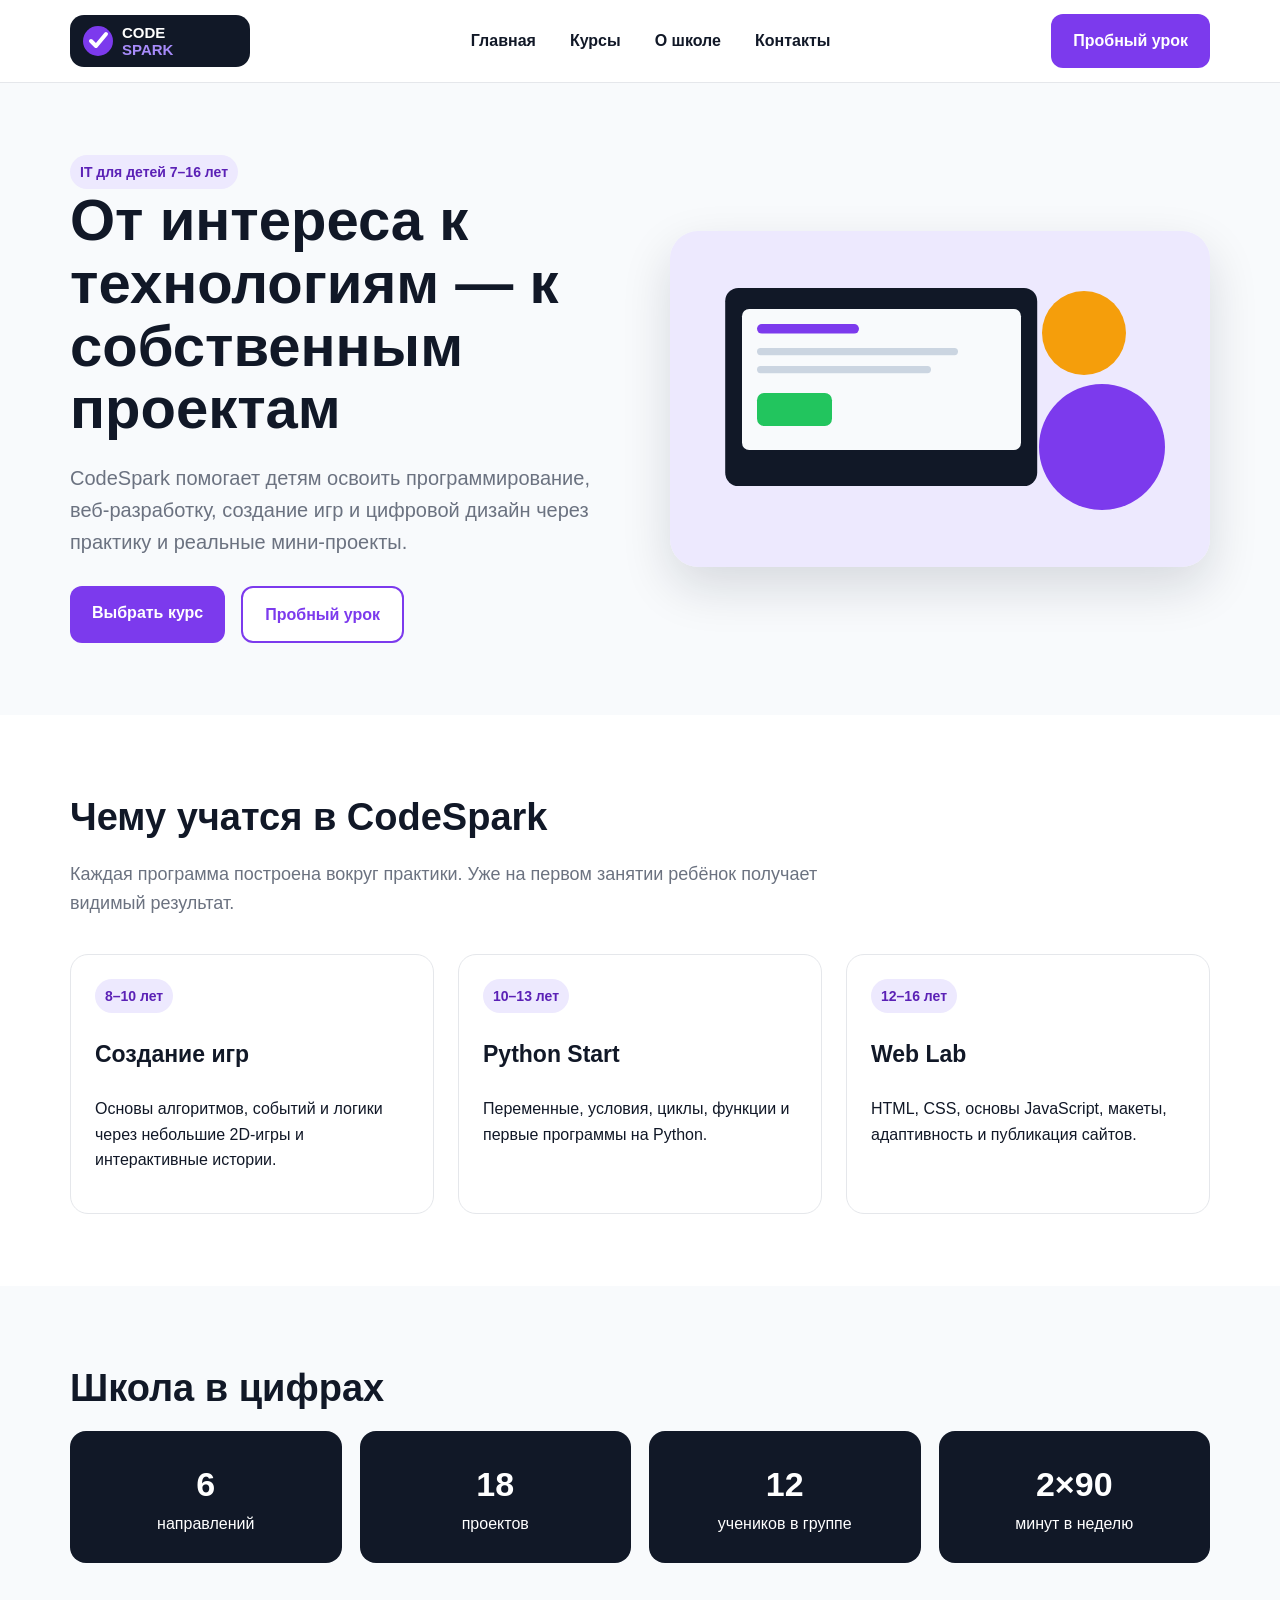
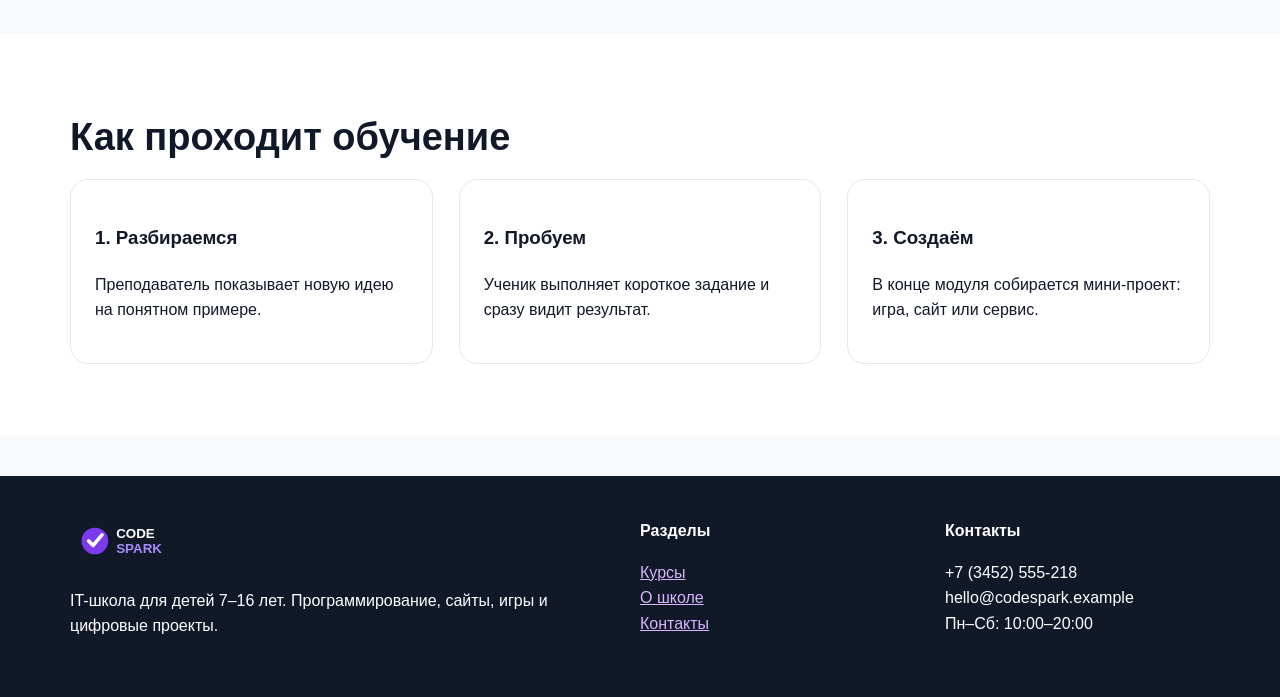
<file: codeSpark/index.html>
<!doctype html><html lang="ru"><head><meta charset="UTF-8"><meta name="viewport" content="width=device-width, initial-scale=1.0"><title>CodeSpark — IT-школа для детей</title><link rel="stylesheet" href="style.css"></head><body>

<header class="site-header">
  <div class="container header-inner">
    <a class="logo" href="index.html"><img src="assets/logo.svg" alt="CodeSpark"></a>
    <nav class="main-nav">
      <ul>
        <li><a href="index.html">Главная</a></li>
        <li><a href="courses.html">Курсы</a></li>
        <li><a href="about.html">О школе</a></li>
        <li><a href="contacts.html">Контакты</a></li>
      </ul>
    </nav>
    <a class="btn" href="contacts.html#trial">Пробный урок</a>
  </div>
</header>

<main>
<section class="hero"><div class="container hero-grid">
<div><span class="badge">IT для детей 7–16 лет</span><h1>От интереса к технологиям — к собственным проектам</h1><p>CodeSpark помогает детям освоить программирование, веб-разработку, создание игр и цифровой дизайн через практику и реальные мини-проекты.</p><div class="hero-actions"><a class="btn" href="courses.html">Выбрать курс</a><a class="btn btn-secondary" href="contacts.html#trial">Пробный урок</a></div></div>
<img class="hero-image" src="assets/hero.svg" alt="Иллюстрация IT-обучения">
</div></section>
<section class="section alt"><div class="container"><h2 class="section-title">Чему учатся в CodeSpark</h2><p class="section-lead">Каждая программа построена вокруг практики. Уже на первом занятии ребёнок получает видимый результат.</p>
<div class="cards">
<article class="card"><span class="badge">8–10 лет</span><h3>Создание игр</h3><p>Основы алгоритмов, событий и логики через небольшие 2D-игры и интерактивные истории.</p></article>
<article class="card"><span class="badge">10–13 лет</span><h3>Python Start</h3><p>Переменные, условия, циклы, функции и первые программы на Python.</p></article>
<article class="card"><span class="badge">12–16 лет</span><h3>Web Lab</h3><p>HTML, CSS, основы JavaScript, макеты, адаптивность и публикация сайтов.</p></article>
</div></div></section>
<section class="section"><div class="container"><h2 class="section-title">Школа в цифрах</h2><div class="stats">
<div class="stat"><strong>6</strong>направлений</div><div class="stat"><strong>18</strong>проектов</div><div class="stat"><strong>12</strong>учеников в группе</div><div class="stat"><strong>2×90</strong>минут в неделю</div>
</div></div></section>
<section class="section alt"><div class="container"><h2 class="section-title">Как проходит обучение</h2><div class="feature-row">
<div class="feature"><h3>1. Разбираемся</h3><p>Преподаватель показывает новую идею на понятном примере.</p></div>
<div class="feature"><h3>2. Пробуем</h3><p>Ученик выполняет короткое задание и сразу видит результат.</p></div>
<div class="feature"><h3>3. Создаём</h3><p>В конце модуля собирается мини-проект: игра, сайт или сервис.</p></div>
</div></div></section>
</main>
<footer class="footer">
  <div class="container footer-grid">
    <div><img src="assets/logo.svg" alt="CodeSpark" style="width:160px"><p>IT-школа для детей 7–16 лет. Программирование, сайты, игры и цифровые проекты.</p></div>
    <div><strong>Разделы</strong><p><a href="courses.html">Курсы</a><br><a href="about.html">О школе</a><br><a href="contacts.html">Контакты</a></p></div>
    <div><strong>Контакты</strong><p>+7 (3452) 555-218<br>hello@codespark.example<br>Пн–Сб: 10:00–20:00</p></div>
  </div>
</footer>
</body></html>
</file>
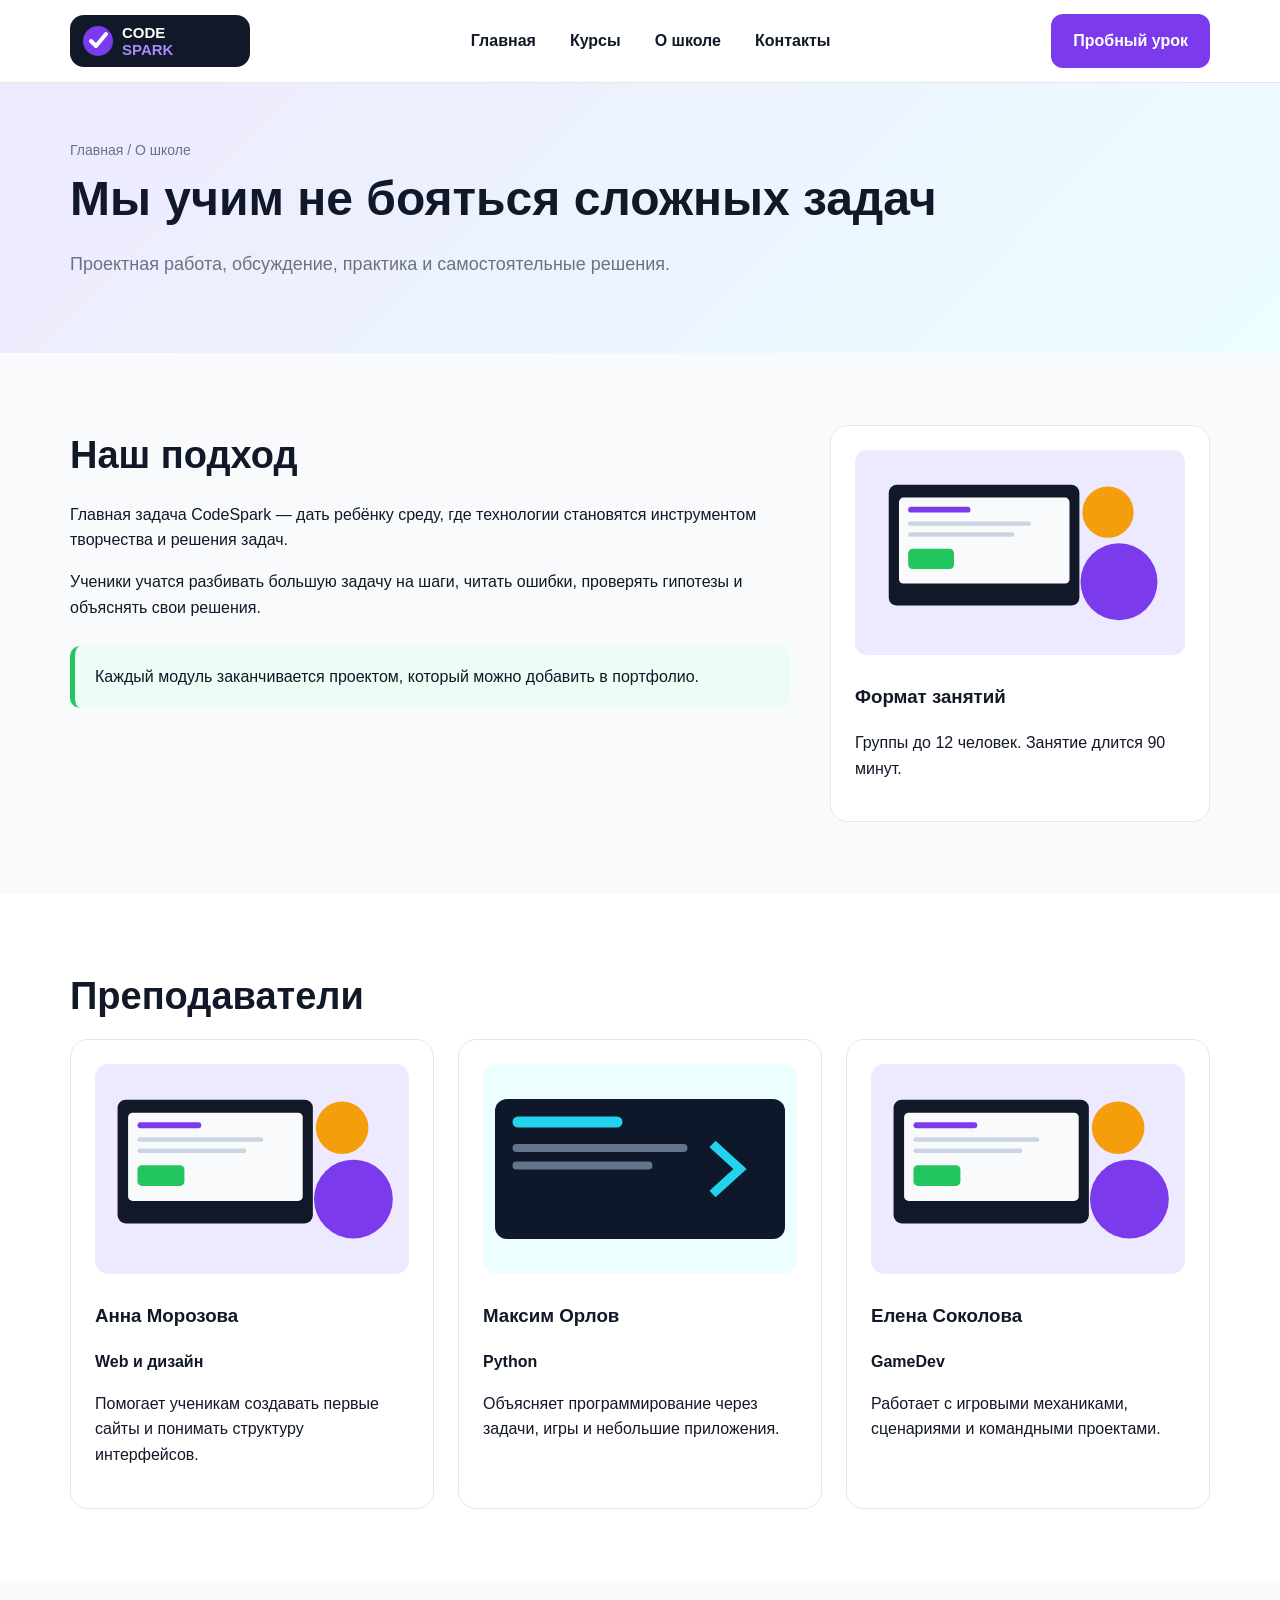
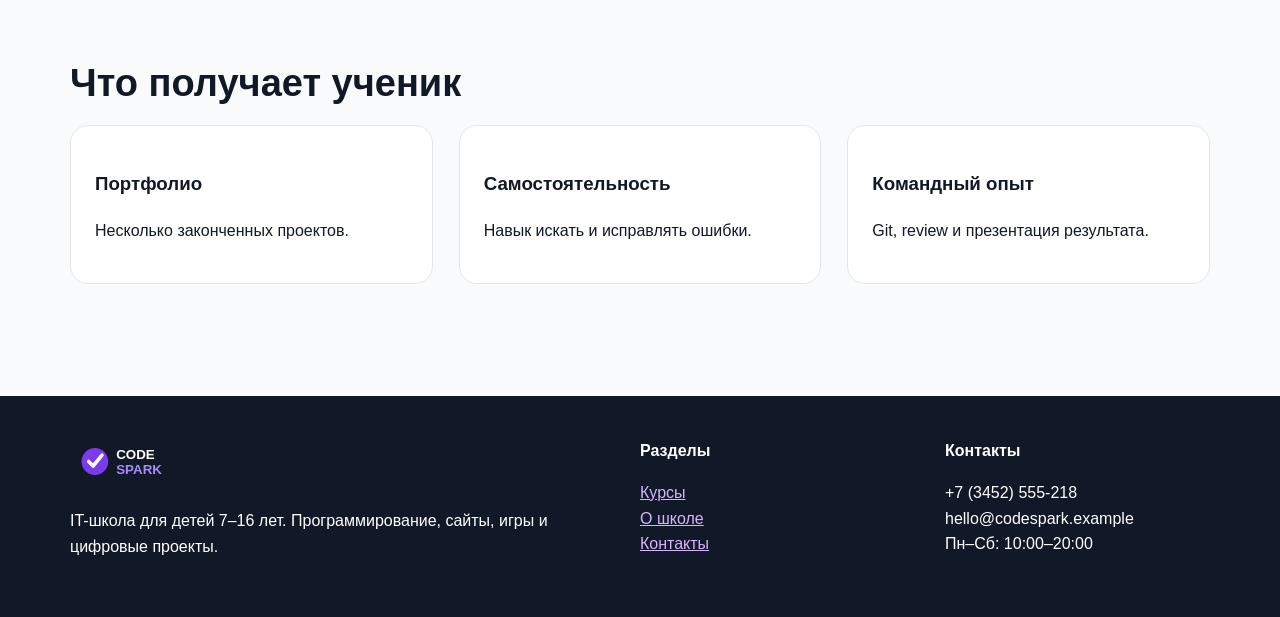
<file: codeSpark/about.html>
<!doctype html><html lang="ru"><head><meta charset="UTF-8"><meta name="viewport" content="width=device-width, initial-scale=1.0"><title>О школе — CodeSpark</title><link rel="stylesheet" href="style.css"></head><body>

<header class="site-header">
  <div class="container header-inner">
    <a class="logo" href="index.html"><img src="assets/logo.svg" alt="CodeSpark"></a>
    <nav class="main-nav">
      <ul>
        <li><a href="index.html">Главная</a></li>
        <li><a href="courses.html">Курсы</a></li>
        <li><a href="about.html">О школе</a></li>
        <li><a href="contacts.html">Контакты</a></li>
      </ul>
    </nav>
    <a class="btn" href="contacts.html#trial">Пробный урок</a>
  </div>
</header>

<main>
<section class="page-hero"><div class="container"><div class="breadcrumbs">Главная / О школе</div><h1>Мы учим не бояться сложных задач</h1><p class="section-lead">Проектная работа, обсуждение, практика и самостоятельные решения.</p></div></section>
<section class="section"><div class="container about-layout"><div><h2 class="section-title">Наш подход</h2><p>Главная задача CodeSpark — дать ребёнку среду, где технологии становятся инструментом творчества и решения задач.</p><p>Ученики учатся разбивать большую задачу на шаги, читать ошибки, проверять гипотезы и объяснять свои решения.</p><div class="notice">Каждый модуль заканчивается проектом, который можно добавить в портфолио.</div></div>
<aside class="sidebar"><img src="assets/hero.svg" alt="Обучение" style="width:100%"><h3>Формат занятий</h3><p>Группы до 12 человек. Занятие длится 90 минут.</p></aside></div></section>
<section class="section alt"><div class="container"><h2 class="section-title">Преподаватели</h2><div class="team-grid">
<article class="teacher"><img class="teacher-avatar" src="assets/hero.svg" alt="Анна Морозова"><h3>Анна Морозова</h3><p><strong>Web и дизайн</strong></p><p>Помогает ученикам создавать первые сайты и понимать структуру интерфейсов.</p></article>
<article class="teacher"><img class="teacher-avatar" src="assets/courses.svg" alt="Максим Орлов"><h3>Максим Орлов</h3><p><strong>Python</strong></p><p>Объясняет программирование через задачи, игры и небольшие приложения.</p></article>
<article class="teacher"><img class="teacher-avatar" src="assets/hero.svg" alt="Елена Соколова"><h3>Елена Соколова</h3><p><strong>GameDev</strong></p><p>Работает с игровыми механиками, сценариями и командными проектами.</p></article>
</div></div></section>
<section class="section"><div class="container"><h2 class="section-title">Что получает ученик</h2><div class="feature-row">
<div class="feature"><h3>Портфолио</h3><p>Несколько законченных проектов.</p></div>
<div class="feature"><h3>Самостоятельность</h3><p>Навык искать и исправлять ошибки.</p></div>
<div class="feature"><h3>Командный опыт</h3><p>Git, review и презентация результата.</p></div>
</div></div></section>
</main>
<footer class="footer">
  <div class="container footer-grid">
    <div><img src="assets/logo.svg" alt="CodeSpark" style="width:160px"><p>IT-школа для детей 7–16 лет. Программирование, сайты, игры и цифровые проекты.</p></div>
    <div><strong>Разделы</strong><p><a href="courses.html">Курсы</a><br><a href="about.html">О школе</a><br><a href="contacts.html">Контакты</a></p></div>
    <div><strong>Контакты</strong><p>+7 (3452) 555-218<br>hello@codespark.example<br>Пн–Сб: 10:00–20:00</p></div>
  </div>
</footer>
</body></html>
</file>
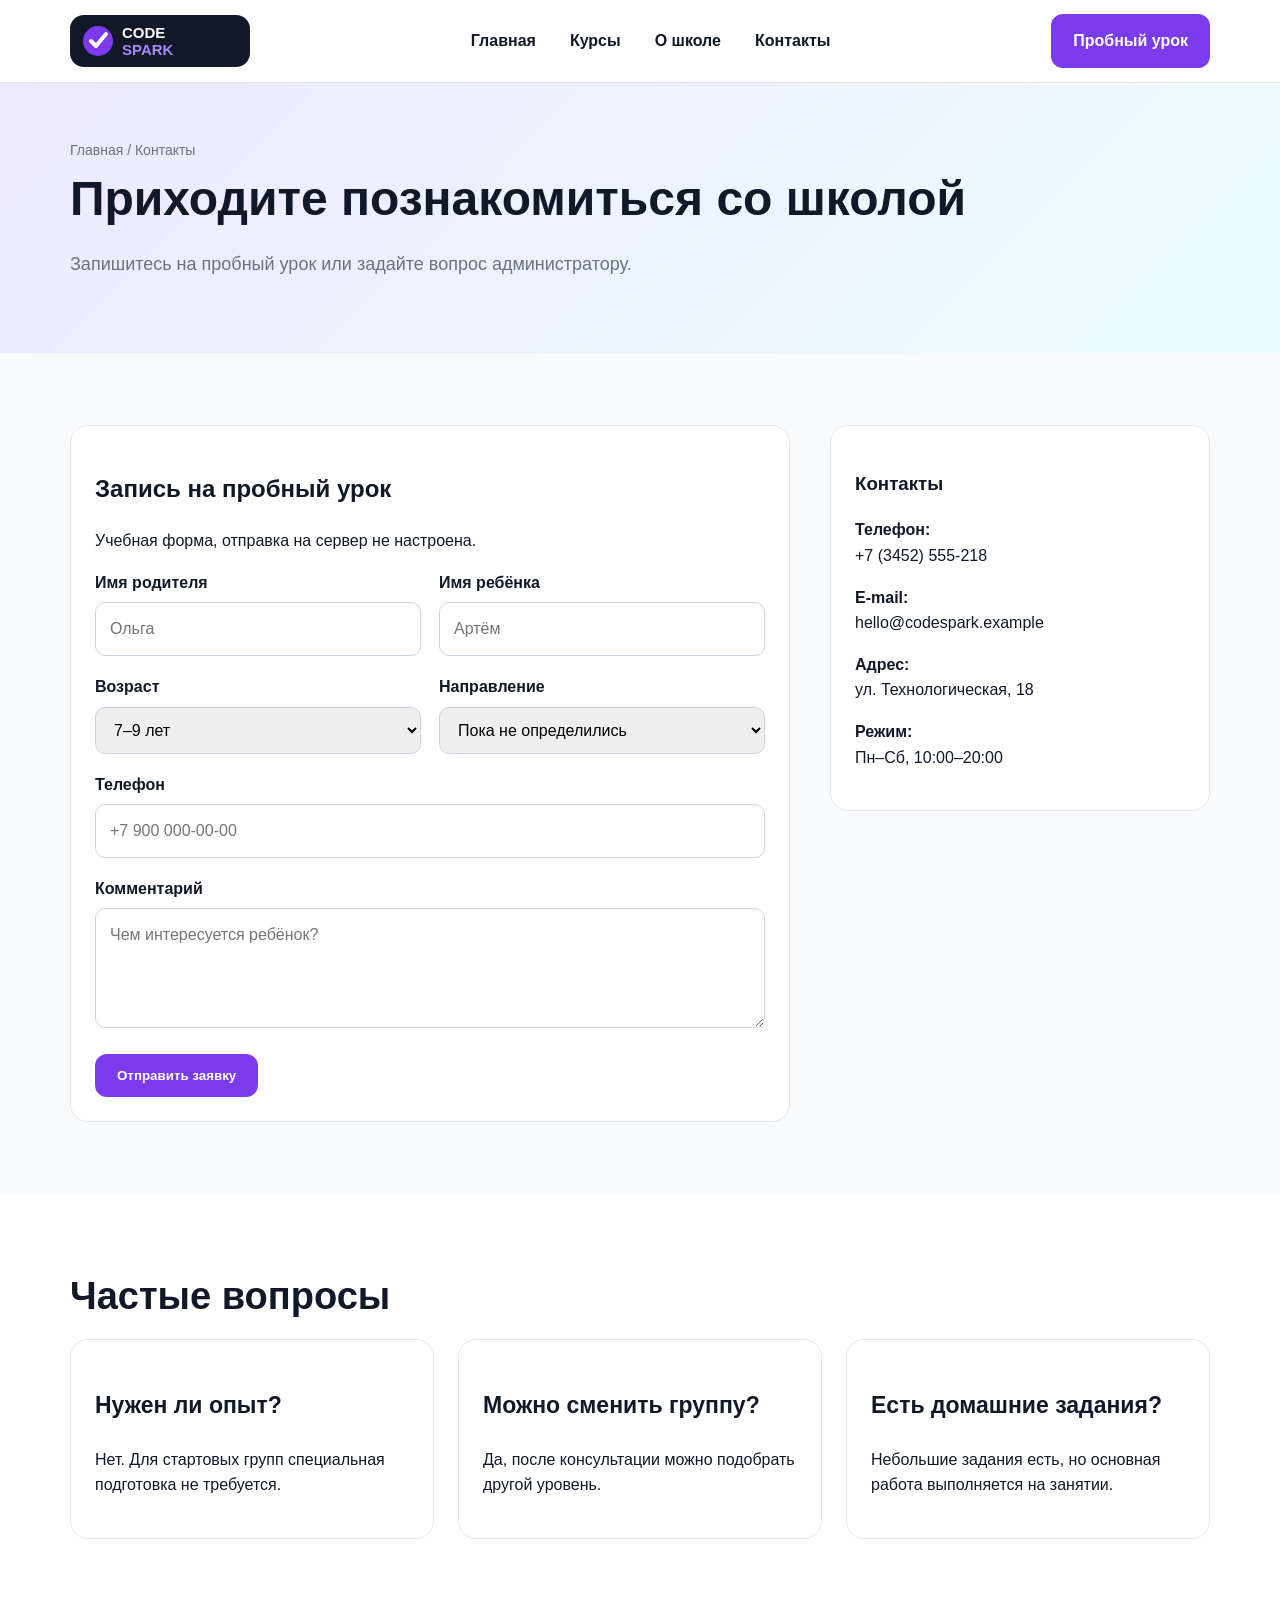
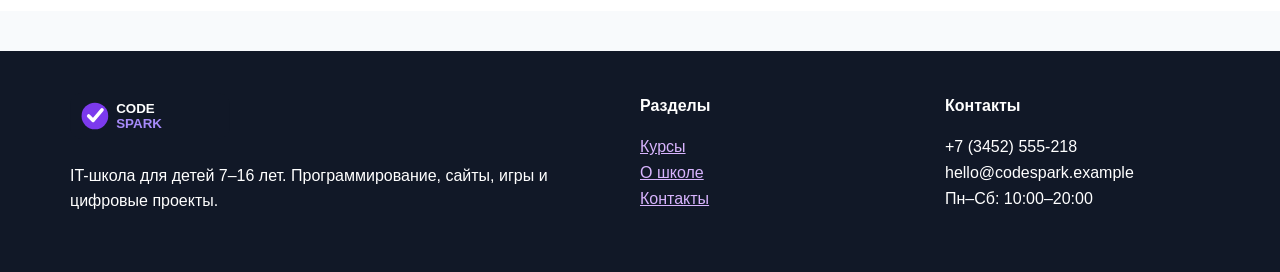
<file: codeSpark/contacts.html>
<!doctype html><html lang="ru"><head><meta charset="UTF-8"><meta name="viewport" content="width=device-width, initial-scale=1.0"><title>Контакты — CodeSpark</title><link rel="stylesheet" href="style.css"></head><body>

<header class="site-header">
  <div class="container header-inner">
    <a class="logo" href="index.html"><img src="assets/logo.svg" alt="CodeSpark"></a>
    <nav class="main-nav">
      <ul>
        <li><a href="index.html">Главная</a></li>
        <li><a href="courses.html">Курсы</a></li>
        <li><a href="about.html">О школе</a></li>
        <li><a href="contacts.html">Контакты</a></li>
      </ul>
    </nav>
    <a class="btn" href="contacts.html#trial">Пробный урок</a>
  </div>
</header>

<main>
<section class="page-hero"><div class="container"><div class="breadcrumbs">Главная / Контакты</div><h1>Приходите познакомиться со школой</h1><p class="section-lead">Запишитесь на пробный урок или задайте вопрос администратору.</p></div></section>
<section class="section" id="trial"><div class="container contact-layout">
<div class="form-card"><h2>Запись на пробный урок</h2><p>Учебная форма, отправка на сервер не настроена.</p>
<form><div class="form-row"><div class="form-group"><label>Имя родителя</label><input type="text" placeholder="Ольга"></div><div class="form-group"><label>Имя ребёнка</label><input type="text" placeholder="Артём"></div></div>
<div class="form-row"><div class="form-group"><label>Возраст</label><select><option>7–9 лет</option><option>10–12 лет</option><option>13–16 лет</option></select></div><div class="form-group"><label>Направление</label><select><option>Пока не определились</option><option>Игры</option><option>Python</option><option>Web</option></select></div></div>
<div class="form-group"><label>Телефон</label><input type="tel" placeholder="+7 900 000-00-00"></div>
<div class="form-group"><label>Комментарий</label><textarea placeholder="Чем интересуется ребёнок?"></textarea></div><button class="btn" type="button">Отправить заявку</button></form></div>
<aside class="sidebar"><h3>Контакты</h3><p><strong>Телефон:</strong><br>+7 (3452) 555-218</p><p><strong>E-mail:</strong><br>hello@codespark.example</p><p><strong>Адрес:</strong><br>ул. Технологическая, 18</p><p><strong>Режим:</strong><br>Пн–Сб, 10:00–20:00</p></aside>
</div></section>
<section class="section alt"><div class="container"><h2 class="section-title">Частые вопросы</h2><div class="cards">
<article class="card"><h3>Нужен ли опыт?</h3><p>Нет. Для стартовых групп специальная подготовка не требуется.</p></article>
<article class="card"><h3>Можно сменить группу?</h3><p>Да, после консультации можно подобрать другой уровень.</p></article>
<article class="card"><h3>Есть домашние задания?</h3><p>Небольшие задания есть, но основная работа выполняется на занятии.</p></article>
</div></div></section>
</main>
<footer class="footer">
  <div class="container footer-grid">
    <div><img src="assets/logo.svg" alt="CodeSpark" style="width:160px"><p>IT-школа для детей 7–16 лет. Программирование, сайты, игры и цифровые проекты.</p></div>
    <div><strong>Разделы</strong><p><a href="courses.html">Курсы</a><br><a href="about.html">О школе</a><br><a href="contacts.html">Контакты</a></p></div>
    <div><strong>Контакты</strong><p>+7 (3452) 555-218<br>hello@codespark.example<br>Пн–Сб: 10:00–20:00</p></div>
  </div>
</footer>
</body></html>
</file>
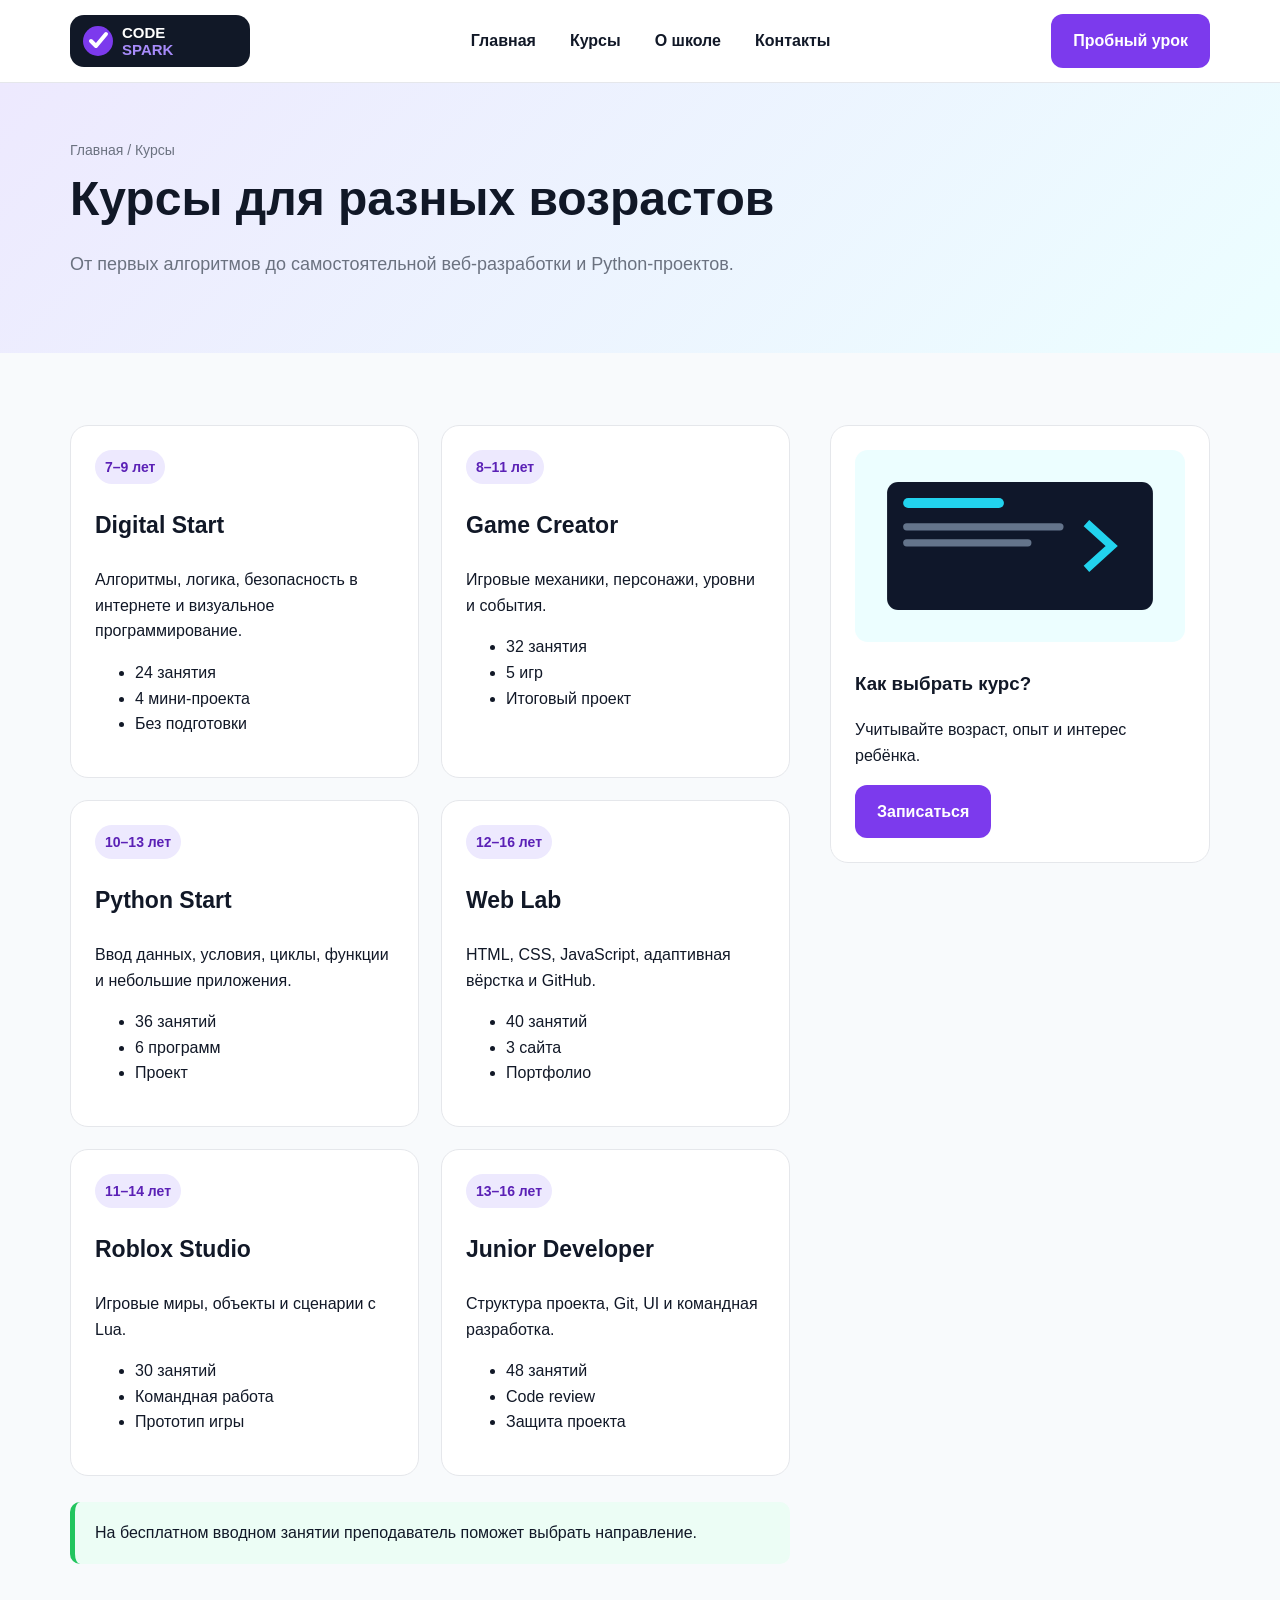
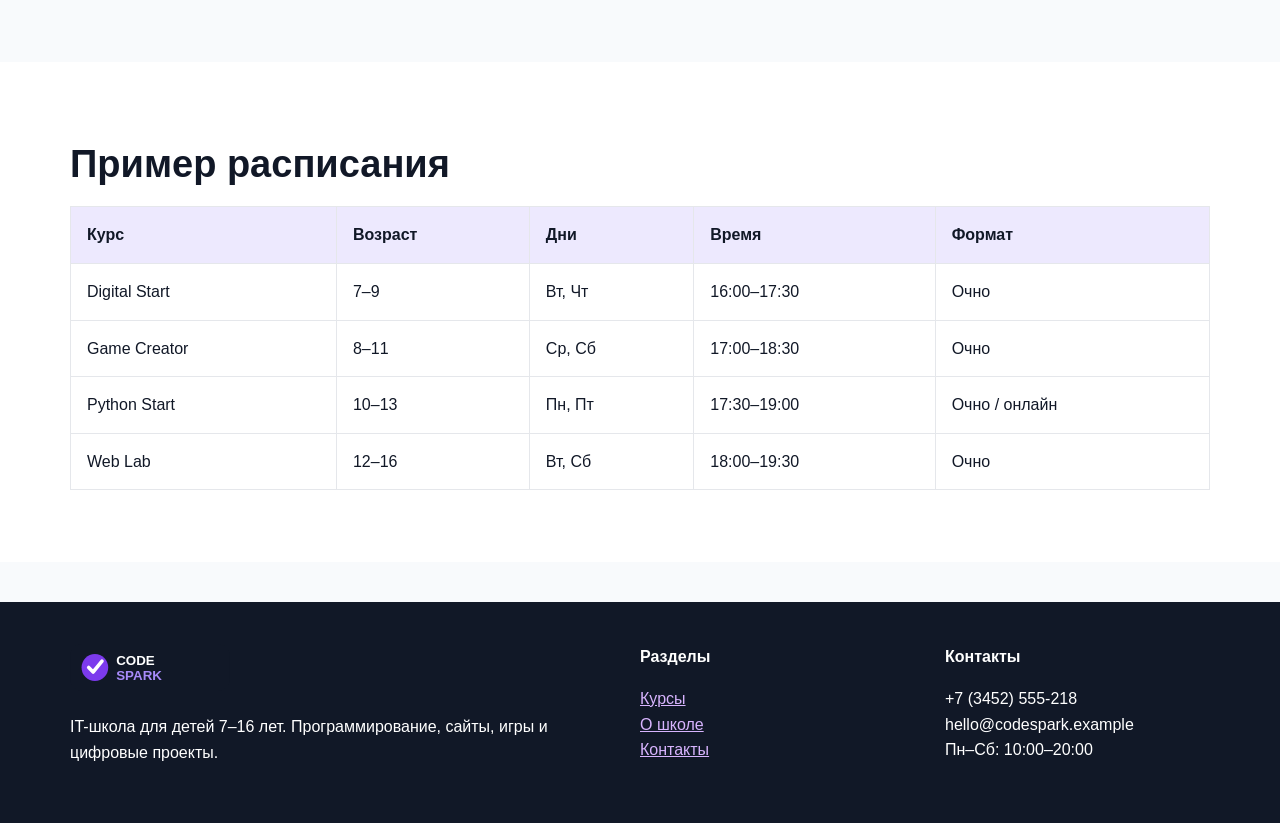
<file: codeSpark/courses.html>
<!doctype html><html lang="ru"><head><meta charset="UTF-8"><meta name="viewport" content="width=device-width, initial-scale=1.0"><title>Курсы — CodeSpark</title><link rel="stylesheet" href="style.css"></head><body>

<header class="site-header">
  <div class="container header-inner">
    <a class="logo" href="index.html"><img src="assets/logo.svg" alt="CodeSpark"></a>
    <nav class="main-nav">
      <ul>
        <li><a href="index.html">Главная</a></li>
        <li><a href="courses.html">Курсы</a></li>
        <li><a href="about.html">О школе</a></li>
        <li><a href="contacts.html">Контакты</a></li>
      </ul>
    </nav>
    <a class="btn" href="contacts.html#trial">Пробный урок</a>
  </div>
</header>

<main>
<section class="page-hero"><div class="container"><div class="breadcrumbs">Главная / Курсы</div><h1>Курсы для разных возрастов</h1><p class="section-lead">От первых алгоритмов до самостоятельной веб-разработки и Python-проектов.</p></div></section>
<section class="section"><div class="container course-layout">
<div><div class="course-list">
<article class="course-card"><span class="badge">7–9 лет</span><h3>Digital Start</h3><p>Алгоритмы, логика, безопасность в интернете и визуальное программирование.</p><ul><li>24 занятия</li><li>4 мини-проекта</li><li>Без подготовки</li></ul></article>
<article class="course-card"><span class="badge">8–11 лет</span><h3>Game Creator</h3><p>Игровые механики, персонажи, уровни и события.</p><ul><li>32 занятия</li><li>5 игр</li><li>Итоговый проект</li></ul></article>
<article class="course-card"><span class="badge">10–13 лет</span><h3>Python Start</h3><p>Ввод данных, условия, циклы, функции и небольшие приложения.</p><ul><li>36 занятий</li><li>6 программ</li><li>Проект</li></ul></article>
<article class="course-card"><span class="badge">12–16 лет</span><h3>Web Lab</h3><p>HTML, CSS, JavaScript, адаптивная вёрстка и GitHub.</p><ul><li>40 занятий</li><li>3 сайта</li><li>Портфолио</li></ul></article>
<article class="course-card"><span class="badge">11–14 лет</span><h3>Roblox Studio</h3><p>Игровые миры, объекты и сценарии с Lua.</p><ul><li>30 занятий</li><li>Командная работа</li><li>Прототип игры</li></ul></article>
<article class="course-card"><span class="badge">13–16 лет</span><h3>Junior Developer</h3><p>Структура проекта, Git, UI и командная разработка.</p><ul><li>48 занятий</li><li>Code review</li><li>Защита проекта</li></ul></article>
</div><div class="notice">На бесплатном вводном занятии преподаватель поможет выбрать направление.</div></div>
<aside class="sidebar"><img src="assets/courses.svg" alt="Курсы" style="width:100%"><h3>Как выбрать курс?</h3><p>Учитывайте возраст, опыт и интерес ребёнка.</p><a class="btn" href="contacts.html#trial">Записаться</a></aside>
</div></section>
<section class="section alt"><div class="container"><h2 class="section-title">Пример расписания</h2><table class="schedule"><thead><tr><th>Курс</th><th>Возраст</th><th>Дни</th><th>Время</th><th>Формат</th></tr></thead><tbody>
<tr><td>Digital Start</td><td>7–9</td><td>Вт, Чт</td><td>16:00–17:30</td><td>Очно</td></tr>
<tr><td>Game Creator</td><td>8–11</td><td>Ср, Сб</td><td>17:00–18:30</td><td>Очно</td></tr>
<tr><td>Python Start</td><td>10–13</td><td>Пн, Пт</td><td>17:30–19:00</td><td>Очно / онлайн</td></tr>
<tr><td>Web Lab</td><td>12–16</td><td>Вт, Сб</td><td>18:00–19:30</td><td>Очно</td></tr>
</tbody></table></div></section>
</main>
<footer class="footer">
  <div class="container footer-grid">
    <div><img src="assets/logo.svg" alt="CodeSpark" style="width:160px"><p>IT-школа для детей 7–16 лет. Программирование, сайты, игры и цифровые проекты.</p></div>
    <div><strong>Разделы</strong><p><a href="courses.html">Курсы</a><br><a href="about.html">О школе</a><br><a href="contacts.html">Контакты</a></p></div>
    <div><strong>Контакты</strong><p>+7 (3452) 555-218<br>hello@codespark.example<br>Пн–Сб: 10:00–20:00</p></div>
  </div>
</footer>
</body></html>
</file>
<file: codeSpark/style.css>
:root{
  --bg:#f8fafc;--text:#111827;--muted:#6b7280;--primary:#7c3aed;
  --primary-dark:#5b21b6;--accent:#22c55e;--line:#e5e7eb;--dark:#111827;
}
*{box-sizing:border-box}
body{margin:0;font-family:Arial,Helvetica,sans-serif;color:var(--text);background:var(--bg);line-height:1.6}
a{color:inherit}
/* Изменено: контейнер стал резиновым */
.container{width:100%;max-width:1180px;margin:0 auto;padding:0 20px}
.site-header{background:#fff;border-bottom:1px solid var(--line);position:sticky;top:0;z-index:10}
.header-inner{height:82px;display:flex;align-items:center;justify-content:space-between}
.logo img{width:180px;display:block;max-width:100%;height:auto}
.main-nav ul{margin:0;padding:0;display:flex;gap:34px;list-style:none;align-items:center}
.main-nav a{text-decoration:none;font-weight:700}
.main-nav a:hover,.main-nav a.active{color:var(--primary)}
.btn{display:inline-block;padding:14px 22px;border-radius:12px;text-decoration:none;font-weight:700;background:var(--primary);color:#fff;border:0;text-align:center}
.btn-secondary{background:#fff;color:var(--primary);border:2px solid var(--primary)}

/* Hero */
.hero{padding:72px 0}
.hero-grid{display:grid;grid-template-columns:1fr 1fr;gap:60px;align-items:center}
.hero h1{font-size:58px;line-height:1.08;margin:0 0 22px}
.hero p{font-size:20px;color:var(--muted);margin:0 0 28px}
.hero-actions{display:flex;gap:16px;flex-wrap:wrap} /* Добавлен flex-wrap */
.hero-image{width:100%;max-width:560px;border-radius:28px;box-shadow:0 20px 50px rgba(17,24,39,.14);height:auto}

/* Секции */
.section{padding:72px 0}.section.alt{background:#fff}
.section-title{font-size:38px;margin:0 0 12px}.section-lead{max-width:760px;color:var(--muted);margin:0 0 36px;font-size:18px}

/* Сетки карточек */
.cards{display:grid;grid-template-columns:repeat(3,1fr);gap:24px}
.card,.course-card,.teacher,.form-card,.sidebar,.feature{background:#fff;border:1px solid var(--line);border-radius:18px;padding:24px}
.card h3,.course-card h3{font-size:23px}
.badge{display:inline-block;padding:6px 10px;border-radius:999px;background:#ede9fe;color:var(--primary-dark);font-size:14px;font-weight:700}

/* Статистика */
.stats{display:grid;grid-template-columns:repeat(4,1fr);gap:18px}
.stat{background:var(--dark);color:#fff;padding:26px;border-radius:16px;text-align:center}.stat strong{display:block;font-size:34px}

/* Макеты страниц */
.course-layout,.about-layout,.contact-layout{display:grid;grid-template-columns:1fr 380px;gap:40px;align-items:start}
.course-list{display:grid;grid-template-columns:repeat(2,1fr);gap:22px}
.sidebar{position:sticky;top:110px}

/* Таблица */
.schedule{width:100%;border-collapse:collapse;background:#fff}
.schedule th,.schedule td{padding:15px 16px;border:1px solid var(--line);text-align:left}.schedule th{background:#ede9fe}

/* Команда */
.team-grid{display:grid;grid-template-columns:repeat(3,1fr);gap:24px}
.teacher-avatar{width:100%;height:210px;object-fit:cover;border-radius:14px}

/* Фичи и Формы */
.feature-row{display:flex;gap:26px;flex-wrap:wrap} /* Добавлен flex-wrap */
.feature{flex:1 1 250px} /* Гибкая ширина */
.form-row{display:flex;gap:18px;flex-wrap:wrap} /* Добавлен flex-wrap */
.form-group{flex:1 1 200px;margin-bottom:18px} /* Гибкая ширина */
label{display:block;font-weight:700;margin-bottom:7px}
input,select,textarea{width:100%;padding:13px 14px;border:1px solid #cbd5e1;border-radius:10px;font:inherit}
textarea{min-height:120px;resize:vertical}

/* Хедер страниц */
.page-hero{padding:56px 0 38px;background:linear-gradient(135deg,#ede9fe,#ecfeff)}
.page-hero h1{font-size:48px;margin:0 0 12px}.breadcrumbs{color:var(--muted);font-size:14px}
.notice{padding:18px 20px;border-left:5px solid var(--accent);background:#ecfdf5;border-radius:10px;margin:26px 0}

/* Футер */
.footer{background:var(--dark);color:#fff;padding:42px 0;margin-top:40px}
.footer-grid{display:grid;grid-template-columns:2fr 1fr 1fr;gap:40px}.footer a{color:#d8b4fe}


/* =========================================
   МОБИЛЬНАЯ АДАПТАЦИЯ (МЕДИА-ЗАПРОСЫ)
   ========================================= */

/* Планшеты (до 1024px) */
@media (max-width: 1024px) {
  .hero h1 { font-size: 48px; }
  .hero-grid { gap: 40px; }
  
  .cards { grid-template-columns: repeat(2, 1fr); }
  .stats { grid-template-columns: repeat(2, 1fr); }
  .team-grid { grid-template-columns: repeat(2, 1fr); }
  
  .course-layout, .about-layout, .contact-layout {
    grid-template-columns: 1fr; /* Сайдбар падает вниз */
  }
  .sidebar { position: static; }
  
  .course-list { grid-template-columns: repeat(2, 1fr); }
}

/* Мобильные (до 768px) */
@media (max-width: 768px) {
  /* Хедер */
  .header-inner { height: auto; padding: 15px 0; flex-wrap: wrap; gap: 15px; }
  .logo img { width: 140px; }
  .main-nav { order: 3; width: 100%; overflow-x: auto; } /* Меню вниз и скролл, если не влезет */
  .main-nav ul { gap: 20px; padding-bottom: 5px; white-space: nowrap; }
  .btn { padding: 10px 16px; font-size: 14px; }

  /* Типографика и отступы */
  .hero { padding: 40px 0; }
  .hero h1 { font-size: 36px; }
  .hero p { font-size: 18px; }
  .section { padding: 40px 0; }
  .section-title { font-size: 28px; }
  .page-hero { padding: 40px 0 25px; }
  .page-hero h1 { font-size: 32px; }

  /* Сетки в одну колонку */
  .hero-grid { grid-template-columns: 1fr; text-align: center; }
  .hero-actions { justify-content: center; }
  .hero-image { margin: 0 auto; }
  
  .cards, .stats, .team-grid, .course-list {
    grid-template-columns: 1fr;
  }

  /* Футер */
  .footer-grid { grid-template-columns: 1fr; gap: 30px; text-align: center; }
  .footer img { margin: 0 auto; }

  /* Таблица (делаем скролл-контейнер) */
  .section.alt > .container { overflow-x: auto; }
  .schedule { min-width: 600px; } /* Уменьшаем мин. ширину */
}

/* Очень узкие экраны (до 480px) */
@media (max-width: 480px) {
  .hero h1 { font-size: 28px; }
  .hero-actions .btn { width: 100%; } /* Кнопки на всю ширину */
  .stat strong { font-size: 28px; }
  .form-row { flex-direction: column; gap: 0; } /* Поля формы в столбик */
}
</file>
